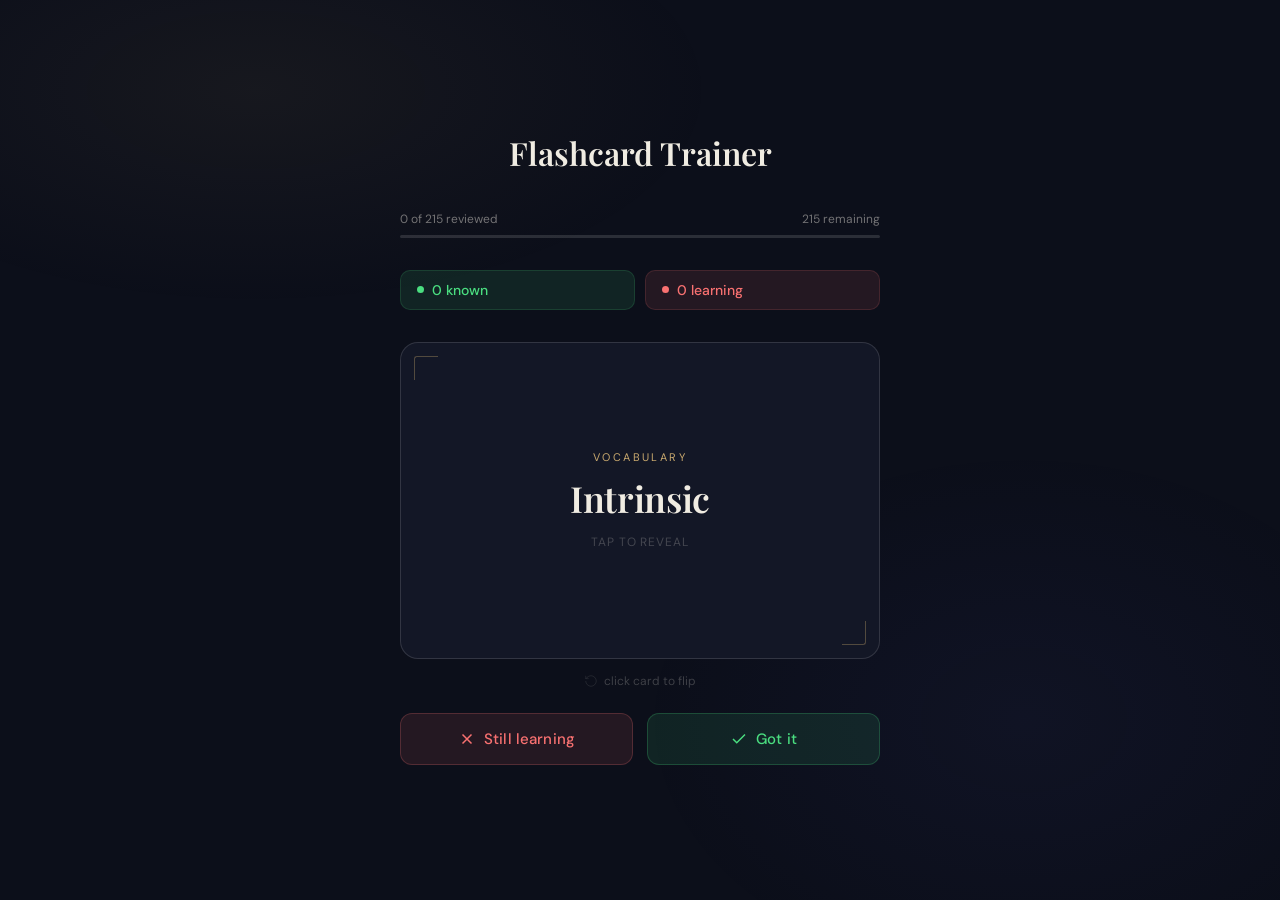
<file: flash.html>
<!DOCTYPE html>
<html lang="en">

<head>
    <meta charset="UTF-8" />
    <meta name="viewport" content="width=device-width, initial-scale=1.0" />
    <title>Flashcard Trainer</title>
    <link
        href="https://fonts.googleapis.com/css2?family=Playfair+Display:wght@400;600&family=DM+Sans:wght@300;400;500&display=swap"
        rel="stylesheet">

    <style>
        *,
        *::before,
        *::after {
            box-sizing: border-box;
            margin: 0;
            padding: 0;
        }

        :root {
            --bg: #0c0f1a;
            --surface: #131726;
            --surface2: #1a2035;
            --border: rgba(255, 255, 255, 0.07);
            --border2: rgba(255, 255, 255, 0.13);
            --text: #f0ece2;
            --muted: rgba(240, 236, 226, 0.45);
            --hint: rgba(240, 236, 226, 0.22);
            --accent: #c9a96e;
            --accent-dim: rgba(201, 169, 110, 0.12);
            --green: #4ade80;
            --green-dim: rgba(74, 222, 128, 0.1);
            --red: #f87171;
            --red-dim: rgba(248, 113, 113, 0.1);
        }

        body {
            font-family: 'DM Sans', sans-serif;
            background: var(--bg);
            color: var(--text);
            min-height: 100vh;
            display: flex;
            flex-direction: column;
            align-items: center;
            justify-content: center;
            padding: 40px 20px;
            overflow-x: hidden;
        }

        body::before {
            content: '';
            position: fixed;
            inset: 0;
            background:
                radial-gradient(ellipse 60% 40% at 20% 10%, rgba(201, 169, 110, 0.06) 0%, transparent 60%),
                radial-gradient(ellipse 50% 50% at 80% 80%, rgba(99, 102, 241, 0.05) 0%, transparent 60%);
            pointer-events: none;
            z-index: 0;
        }

        .app {
            position: relative;
            z-index: 1;
            display: flex;
            flex-direction: column;
            align-items: center;
            gap: 0;
            width: 100%;
            max-width: 480px;
        }

        .header {
            text-align: center;
            margin-bottom: 40px;
        }

        .header-label {
            font-size: 11px;
            letter-spacing: 0.22em;
            text-transform: uppercase;
            color: var(--accent);
            margin-bottom: 10px;
        }

        .header h1 {
            font-family: 'Playfair Display', serif;
            font-size: 32px;
            font-weight: 600;
            line-height: 1.1;
            color: var(--text);
        }

        .progress-wrap {
            width: 100%;
            margin-bottom: 32px;
        }

        .progress-meta {
            display: flex;
            justify-content: space-between;
            font-size: 12px;
            color: var(--muted);
            margin-bottom: 8px;
        }

        .progress-bar {
            width: 100%;
            height: 3px;
            background: var(--border2);
            border-radius: 99px;
            overflow: hidden;
        }

        .progress-fill {
            height: 100%;
            background: var(--accent);
            border-radius: 99px;
            transition: width 0.5s cubic-bezier(0.4, 0, 0.2, 1);
        }

        .score-row {
            display: flex;
            gap: 10px;
            margin-bottom: 32px;
            width: 100%;
        }

        .score-pill {
            flex: 1;
            display: flex;
            align-items: center;
            gap: 8px;
            padding: 10px 16px;
            border-radius: 10px;
            font-size: 14px;
            font-weight: 500;
        }

        .score-pill.green {
            background: var(--green-dim);
            border: 1px solid rgba(74, 222, 128, 0.15);
            color: var(--green);
        }

        .score-pill.red {
            background: var(--red-dim);
            border: 1px solid rgba(248, 113, 113, 0.15);
            color: var(--red);
        }

        .score-dot {
            width: 7px;
            height: 7px;
            border-radius: 50%;
            background: currentColor;
            flex-shrink: 0;
        }

        /* Card: no fixed height — let content dictate */
        .card-stage {
            width: 100%;
            perspective: 1200px;
            cursor: pointer;
            margin-bottom: 10px;
            position: relative;
            animation: cardIn 0.4s cubic-bezier(0.34, 1.2, 0.64, 1) both;
        }

        .card-stage:focus {
            outline: none;
        }

        /* Inner wrapper matches whichever face is taller */
        .card-inner {
            width: 100%;
            transform-style: preserve-3d;
            transition: transform 0.55s cubic-bezier(0.4, 0, 0.2, 1);
            position: relative;
        }

        /* Give card-inner a minimum height so the front is never too short */
        .card-inner {
            min-height: 160px;
        }

        .card-stage.flipped .card-inner {
            transform: rotateY(180deg);
        }

        .card-face {
            border-radius: 18px;
            display: flex;
            flex-direction: column;
            align-items: center;
            justify-content: center;
            padding: 32px;
            backface-visibility: hidden;
            -webkit-backface-visibility: hidden;
        }

        /* Front: in normal flow, sets height */
        .card-front {
            background: var(--surface);
            border: 1px solid var(--border2);
            width: 100%;
        }

        .card-front .word {
            font-family: 'Playfair Display', serif;
            font-size: 36px;
            text-transform: capitalize;
            font-weight: 600;
            color: var(--text);
            letter-spacing: -0.01em;
            text-align: center;
        }

        .card-front .hint {
            margin-top: 12px;
            font-size: 12px;
            color: var(--hint);
            letter-spacing: 0.08em;
            text-transform: uppercase;
        }

        /* Back: absolutely positioned, same size, rotated */
        .card-back {
            position: absolute;
            inset: 0;
            background: linear-gradient(135deg, #1a2035 0%, #15192b 100%);
            border: 1px solid var(--border2);
            transform: rotateY(180deg);
            align-items: flex-start;
            justify-content: flex-start;
            gap: 6px;
            overflow: hidden;
            /* match front padding */
            padding: 28px 32px;
        }

        .card-back .label {
            font-size: 11px;
            letter-spacing: 0.15em;
            text-transform: uppercase;
            color: var(--accent);
            margin-top: 8px;
        }

        .card-back .label:first-child {
            margin-top: 0;
        }

        .card-back .body-text {
            font-size: 14px;
            font-weight: 400;
            color: var(--text);
            line-height: 1.55;
            width: 100%;
        }

        .card-front::before,
        .card-front::after {
            content: '';
            position: absolute;
            width: 24px;
            height: 24px;
            border-color: var(--accent);
            border-style: solid;
            opacity: 0.35;
        }

        .card-front::before {
            top: 14px;
            left: 14px;
            border-width: 1.5px 0 0 1.5px;
            border-radius: 3px 0 0 0;
        }

        .card-front::after {
            bottom: 14px;
            right: 14px;
            border-width: 0 1.5px 1.5px 0;
            border-radius: 0 0 3px 0;
        }

        .flip-hint {
            display: flex;
            align-items: center;
            gap: 6px;
            font-size: 12px;
            color: var(--hint);
            margin-bottom: 24px;
            margin-top: 4px;
            transition: opacity 0.3s;
            align-self: center;
        }

        .flip-hint svg {
            width: 14px;
            height: 14px;
            opacity: 0.5;
        }

        .flip-hint.hidden {
            opacity: 0;
            pointer-events: none;
        }

        .actions {
            display: flex;
            gap: 14px;
            width: 100%;
        }

        .btn {
            flex: 1;
            height: 52px;
            border: none;
            border-radius: 12px;
            font-family: 'DM Sans', sans-serif;
            font-size: 15px;
            font-weight: 500;
            cursor: pointer;
            transition: transform 0.13s ease, opacity 0.13s ease;
            display: flex;
            align-items: center;
            justify-content: center;
            gap: 8px;
            letter-spacing: 0.01em;
        }

        .btn:active {
            transform: scale(0.97);
        }

        .btn-yes {
            background: var(--green-dim);
            border: 1px solid rgba(74, 222, 128, 0.22);
            color: var(--green);
        }

        .btn-yes:hover {
            background: rgba(74, 222, 128, 0.16);
        }

        .btn-no {
            background: var(--red-dim);
            border: 1px solid rgba(248, 113, 113, 0.22);
            color: var(--red);
        }

        .btn-no:hover {
            background: rgba(248, 113, 113, 0.16);
        }

        .btn-icon {
            width: 18px;
            height: 18px;
        }

        .results {
            display: flex;
            flex-direction: column;
            align-items: center;
            gap: 0;
            width: 100%;
            animation: fadeUp 0.5s ease both;
        }

        @keyframes fadeUp {
            from {
                opacity: 0;
                transform: translateY(16px);
            }

            to {
                opacity: 1;
                transform: translateY(0);
            }
        }

        .results-title {
            font-family: 'Playfair Display', serif;
            font-size: 28px;
            font-weight: 600;
            margin-bottom: 8px;
        }

        .results-sub {
            font-size: 14px;
            color: var(--muted);
            margin-bottom: 36px;
        }

        .results-grid {
            display: grid;
            grid-template-columns: 1fr 1fr;
            gap: 14px;
            width: 100%;
            margin-bottom: 36px;
        }

        .result-card {
            border-radius: 14px;
            padding: 20px;
        }

        .result-card.known {
            background: var(--green-dim);
            border: 1px solid rgba(74, 222, 128, 0.15);
        }

        .result-card.unknown {
            background: var(--red-dim);
            border: 1px solid rgba(248, 113, 113, 0.15);
        }

        .result-card-label {
            font-size: 11px;
            letter-spacing: 0.14em;
            text-transform: uppercase;
            margin-bottom: 10px;
        }

        .result-card.known .result-card-label {
            color: var(--green);
        }

        .result-card.unknown .result-card-label {
            color: var(--red);
        }

        .result-card-count {
            font-family: 'Playfair Display', serif;
            font-size: 40px;
            font-weight: 600;
            line-height: 1;
            margin-bottom: 12px;
        }

        .result-card.known .result-card-count {
            color: var(--green);
        }

        .result-card.unknown .result-card-count {
            color: var(--red);
        }

        .result-word-list {
            list-style: none;
            display: flex;
            flex-direction: column;
            gap: 4px;
        }

        .result-word-list li {
            font-size: 13px;
            color: var(--muted);
            font-weight: 400;
        }

        .btn-restart {
            width: 100%;
            height: 52px;
            border-radius: 12px;
            border: 1px solid var(--border2);
            background: var(--surface);
            color: var(--text);
            font-family: 'DM Sans', sans-serif;
            font-size: 15px;
            font-weight: 500;
            cursor: pointer;
            transition: background 0.15s, transform 0.1s;
            letter-spacing: 0.02em;
        }

        .btn-restart:hover {
            background: var(--surface2);
        }

        .btn-restart:active {
            transform: scale(0.98);
        }

        @keyframes cardIn {
            from {
                opacity: 0;
                transform: scale(0.94) translateY(10px);
            }

            to {
                opacity: 1;
                transform: scale(1) translateY(0);
            }
        }
    </style>
</head>

<body>
    <div class="app" id="app"></div>

    <script>
        const data = [
            {
                word: "bypass",
                synonym: "avoid / circumvent / go around",
                definition: "To go around or avoid something, such as an obstacle, congested area, rule, or standard procedure, by choosing an alternative route or method instead of the direct or usual way.",
                example: "The city planners decided to bypass the congested downtown area entirely when they built the new highway, which not only reduced traffic jams but also saved commuters nearly thirty minutes each day."
            },
            {
                word: "imbibe",
                synonym: "absorb / soak up / take in",
                definition: "To absorb or take in a liquid or moisture, especially gradually; also, to drink something, particularly alcohol, in significant quantities.",
                example: "Even though the dry sponge had been left on the counter for days, it began to imbibe water the moment it touched the puddle, swelling until it could hold no more."
            },
            {
                word: "petal",
                synonym: "flower leaf / bloom part / corolla segment",
                definition: "One of the usually colorful, delicate, modified leaves that form the outer part of a flower head and often attract pollinators.",
                example: "The artist painted each petal with such precision that viewers could almost feel the soft texture, yet she used only three shades of pink to capture the rose’s natural beauty."
            },
            {
                word: "stir",
                synonym: "move / awaken / show activity",
                definition: "To begin to move, awaken, or show signs of life or activity after being still, quiet, or inactive.",
                example: "After remaining motionless for what seemed like hours, the injured bird began to stir in its nest, which gave the wildlife rescuers hope that it might recover fully."
            },
            {
                word: "assume",
                synonym: "take on / acquire / adopt",
                definition: "To take on or begin to have a particular quality, shape, appearance, or role, often gradually or as a result of a process.",
                example: "As the fog lifted from the valley, the mountain peaks began to assume their sharp outlines once again, revealing details that hikers had missed during the earlier misty morning."
            },
            {
                word: "tinge",
                synonym: "hint of color / shade / tint",
                definition: "A slight trace, shade, or hint of a particular color that lightly affects or colors something without dominating it.",
                example: "Although the sky was mostly clear, a faint tinge of pink on the horizon suggested that sunrise would arrive within minutes, prompting the photographers to set up their equipment quickly."
            },
            {
                word: "slumber",
                synonym: "sleep / doze / rest",
                definition: "A state of deep, peaceful sleep or rest, often used to describe prolonged or unconscious inactivity.",
                example: "The old castle remained in deep slumber for centuries until the new owners arrived and began restoring its ancient halls, which finally awakened the historic site to modern visitors."
            },
            {
                word: "baying",
                synonym: "howling / barking / yelping",
                definition: "The loud, prolonged, deep howling or barking sound made especially by dogs, hounds, or wolves when pursuing prey or expressing excitement.",
                example: "The pack of hounds kept up their baying throughout the night, which echoed across the hills and made it impossible for the campers to fall asleep despite their exhaustion."
            },
            {
                word: "dreadfully",
                synonym: "terribly / extremely / awfully",
                definition: "In an extremely bad, unpleasant, or intense way; used to emphasize the severity of a feeling or situation.",
                example: "She felt dreadfully tired after working three consecutive night shifts, yet she still managed to prepare breakfast for her children before collapsing onto the sofa."
            },
            {
                word: "in the least",
                synonym: "at all / in any way / even slightly",
                definition: "To any degree or extent whatsoever; often used in negative constructions to mean \"not at all\" or \"in no way.\"",
                example: "The manager was not in the least surprised when the new employee solved the complex problem in minutes, because she had already noticed the young intern’s exceptional talent during the interview."
            },
            {
                word: "toll",
                synonym: "fee / charge / payment",
                definition: "A fee or charge that must be paid to use a particular road, bridge, tunnel, or similar facility or service.",
                example: "Drivers who refuse to pay the toll will have to take the longer scenic route, which adds nearly forty minutes to their commute but allows them to enjoy the countryside views."
            },
            {
                word: "segment",
                synonym: "part / portion / section",
                definition: "A distinct part, portion, or section of something larger that can be separated or considered individually, such as a group of people or a piece of a whole.",
                example: "The marketing team decided to focus their campaign on the younger segment of the population first, which helped them understand preferences before expanding to older customers."
            },
            {
                word: "receptive",
                synonym: "open / willing / responsive",
                definition: "Willing to consider, accept, or be influenced by new ideas, suggestions, proposals, or information in an open and positive way.",
                example: "Because the committee members were highly receptive to innovative ideas, the young architect’s bold design for the community center was approved within a single meeting."
            },
            {
                word: "apprise",
                synonym: "inform / notify / advise",
                definition: "To inform, notify, or advise someone officially or formally about a particular situation, fact, or development.",
                example: "The supervisor promised to apprise the entire staff of the new safety regulations before the factory reopened, which ensured that every worker understood the updated procedures."
            },
            {
                word: "incense",
                synonym: "anger / enrage / infuriate",
                definition: "To make someone extremely angry or furious, often as a result of unfair treatment or an offensive action.",
                example: "The unfair decision by the referee continued to incense the home team’s fans long after the match ended, leading to several heated discussions outside the stadium."
            },
            {
                word: "easygoing",
                synonym: "relaxed / casual / laid-back",
                definition: "Relaxed, tolerant, and not easily upset or worried; having a calm and undemanding attitude toward life or rules.",
                example: "Although the boss had a reputation for being strict with deadlines, she was surprisingly easygoing about flexible work hours, which helped her team maintain high productivity."
            },
            {
                word: "debut",
                synonym: "first showing / premiere / launch",
                definition: "The first public appearance, performance, or presentation of a person, product, work of art, or event.",
                example: "The young singer’s debut at the music festival impressed the critics so much that she received invitations to perform in three different countries within the same month."
            },
            {
                word: "adopt",
                synonym: "take up / embrace / accept",
                definition: "To take up, accept, or begin to use a new method, idea, approach, or practice as one’s own.",
                example: "Many schools decided to adopt the new teaching method after seeing the impressive results from the pilot program, which dramatically improved student engagement."
            },
            {
                word: "scroll",
                synonym: "rolled silk / manuscript / painted roll",
                definition: "A long roll of paper, parchment, silk, or similar material, usually containing writing, painting, or records, that is unrolled for reading or viewing.",
                example: "The ancient scholar carefully unrolled the fragile scroll in the library, revealing calligraphy so intricate that it had remained unread for nearly five hundred years."
            },
            {
                word: "settle",
                synonym: "fix / resolve / stabilize",
                definition: "To become fixed, stable, or calm in a particular position, condition, or place after a period of movement, uncertainty, or disturbance.",
                example: "After weeks of uncertainty, the dust finally began to settle around the construction site, allowing the engineers to inspect the foundation without any further delays."
            },
            {
                word: "distinct",
                synonym: "clear / noticeable / separate",
                definition: "Clearly different, noticeable, well-defined, or separate from others; easily recognized or distinguished.",
                example: "Each of the four paintings displayed a distinct style that reflected the artist’s different moods during the year she created them."
            },
            {
                word: "grace",
                synonym: "elegance / beauty / charm",
                definition: "Elegance, beauty, or charm of movement, form, manner, or expression that appears effortless and pleasing.",
                example: "The dancer moved with such natural grace that the audience remained completely silent until the final note of the music faded away."
            },
            {
                word: "viburnum",
                synonym: "shrub / plant species / viburnum bush",
                definition: "A genus of flowering shrubs or small trees with attractive leaves, clusters of white or pink flowers, and often colorful berries, commonly grown in gardens.",
                example: "The landscaper recommended planting viburnum along the fence because its dense foliage would provide privacy while also attracting birds to the garden each autumn."
            },
            {
                word: "felty",
                synonym: "fuzzy / woolly / felt-like",
                definition: "Having a soft, dense, fuzzy texture resembling felt cloth, often describing plant surfaces or growths.",
                example: "The leaves of the damaged plant developed a felty coating that made them feel rough to the touch, which alerted the gardener to a possible insect infestation."
            },
            {
                word: "uniformly",
                synonym: "evenly / consistently / all the same",
                definition: "In a way that is even, consistent, or the same throughout an entire area or surface without variation.",
                example: "The paint was applied uniformly across the entire wall so that no streaks or variations in color would be visible once the project was completed."
            },
            {
                word: "blade",
                synonym: "leaf / lamina / plant leaf",
                definition: "The flat, broad, usually green part of a leaf or similar plant structure that is attached to a stem and performs photosynthesis.",
                example: "Each blade of the grass shimmered with morning dew, creating a sparkling carpet that stretched across the entire lawn before the sun rose higher."
            },
            {
                word: "bear on",
                synonym: "relate to / affect / have relevance to",
                definition: "To have relevance to, connection with, or influence upon something; to be pertinent or applicable to a situation or matter.",
                example: "The new evidence did not bear on the original theory at all, which forced the scientists to reconsider their entire research approach from the beginning."
            },
            {
                word: "indistinct",
                synonym: "unclear / vague / not distinct",
                definition: "Not clear, vague, blurred, or difficult to see, hear, or distinguish clearly from something else.",
                example: "The photograph was so indistinct that the detective could not identify whether the figure in the background was a person or merely a shadow cast by the streetlight."
            },
            {
                word: "indisputable",
                synonym: "unquestionable / undeniable / certain",
                definition: "Impossible to dispute, question, or argue against; clearly true or evident beyond any doubt.",
                example: "The scientist presented data that made her conclusion indisputable, leaving even her strongest critics with no choice but to accept the results."
            },
            {
                word: "implicit",
                synonym: "implied / unspoken / suggested",
                definition: "Suggested, understood, or implied without being directly stated or expressed in words.",
                example: "Although the teacher never said it aloud, her implicit warning about cheating was clear enough that every student in the classroom understood the consequences."
            },
            {
                word: "forefront",
                synonym: "front position / leading place / main focus",
                definition: "The most important, prominent, or leading position or place, especially in terms of attention, importance, or development.",
                example: "Climate change remained at the forefront of the politician’s campaign promises, which convinced many voters that she would prioritize environmental issues if elected."
            },
            {
                word: "obliterate",
                synonym: "erase / destroy / wipe out",
                definition: "To completely destroy, erase, or remove all traces of something so that nothing remains visible or recognizable.",
                example: "The powerful storm threatened to obliterate the small coastal village, yet the residents worked together for days to reinforce their homes before the winds arrived."
            },
            {
                word: "elude",
                synonym: "escape / avoid / evade",
                definition: "To escape or avoid something, especially in a skillful, clever, or mysterious way, so that it remains unattained or unexplained.",
                example: "The solution to the complex math problem continued to elude the students until their teacher provided a simple analogy that made the concept suddenly clear."
            },
            {
                word: "send off",
                synonym: "mail / dispatch / submit",
                definition: "To mail, dispatch, or officially submit something such as a letter, package, application, or document to its destination.",
                example: "She planned to send off the completed application before the deadline so that the university would receive it in time to consider her for the scholarship program."
            },
            {
                word: "rupture",
                synonym: "burst / break / tear",
                definition: "A sudden breaking, tearing apart, or bursting of something, often due to internal pressure or external force.",
                example: "The balloon experienced a sudden rupture when the pressure inside became too great, scattering colorful pieces across the party floor."
            },
            {
                word: "molar",
                synonym: "tooth / grinder / back tooth",
                definition: "A large, flat tooth located at the back of the jaw, used primarily for grinding and crushing food; in humans and many mammals, molars are the rearmost teeth with multiple roots and broad chewing surfaces.",
                example: "The paleontologist carefully examined the fossilized molar under powerful lights because its size and wear patterns could reveal exactly what kind of diet the ancient creature had followed for decades before it died."
            },
            {
                word: "archaic",
                synonym: "ancient / outdated / primitive",
                definition: "Belonging to or characteristic of a very early or ancient period; extremely old-fashioned, no longer in common use, or from a distant past era.",
                example: "Although the language in the ancient manuscript sounded archaic to modern readers, scholars spent years translating it because its descriptions of daily life provided rare insights into a long-forgotten civilization."
            },
            {
                word: "cast",
                synonym: "group of actors / ensemble / performers",
                definition: "All the actors or performers in a play, film, or production considered as a group; also, the complete list of characters and the people who play them.",
                example: "The director assembled an exceptionally talented cast for the new historical drama, which included both veteran stage actors and promising young performers who brought fresh energy to the complex roles."
            },
            {
                word: "wandering",
                synonym: "meandering / roaming / aimless",
                definition: "Moving about without a fixed course, purpose, or destination; also describing a plot or narrative that shifts unpredictably from one idea or location to another.",
                example: "The novelist created a wandering plot that shifted between continents and centuries, which kept readers guessing until the final chapter finally revealed how every seemingly unrelated thread connected."
            },
            {
                word: "restraint",
                synonym: "self-control / moderation / limitation",
                definition: "The quality of exercising self-control, moderation, or restriction; also, a limitation or rule that prevents something from becoming excessive.",
                example: "The author praised the book’s remarkable restraint because the writer avoided dramatic flourishes and instead used quiet, precise language to convey deep emotions that resonated more powerfully than any exaggeration could."
            },
            {
                word: "restive",
                synonym: "restless / uneasy / impatient",
                definition: "Unable to remain still or quiet; feeling impatient, fidgety, or dissatisfied and wanting to move or act.",
                example: "The restive audience began shifting in their seats and whispering during the long intermission, which made the theater manager worry that the second act might not hold their attention."
            },
            {
                word: "thrill",
                synonym: "excitement / rush / shiver",
                definition: "A sudden strong feeling of excitement, pleasure, or fear that runs through the body; also, the cause of such a sensation.",
                example: "A sharp thrill of pleasure ran through her when she first saw the city lights sparkling at night, which reminded her why she had moved to the bustling metropolis despite all its challenges."
            },
            {
                word: "seductive",
                synonym: "alluring / tempting / enticing",
                definition: "Attracting or tempting someone in a charming, often subtly sexual or irresistible way; powerfully appealing to the senses or desires.",
                example: "The seductive aroma of fresh bread and spices drifted from the bakery window, which convinced even the strict dieter to abandon his plans and step inside for just one warm pastry."
            },
            {
                word: "beckoning",
                synonym: "inviting / calling / luring",
                definition: "Making a gesture or appearing attractive in a way that invites or summons someone to come closer or follow.",
                example: "The warm golden light from the old library windows seemed beckoning on that cold evening, which drew the tired student inside where he spent hours lost among the silent shelves."
            },
            {
                word: "mold-made",
                synonym: "cast / molded / mass-produced",
                definition: "Produced or shaped by pouring material into a mold or form rather than being individually handcrafted, resulting in uniform copies.",
                example: "The museum curator explained that although the ancient vessels looked identical, they were actually mold-made, which allowed artisans to create hundreds of nearly perfect copies in a short time."
            },
            {
                word: "afflict",
                synonym: "torment / trouble / plague",
                definition: "To cause persistent pain, suffering, or distress to someone or something, often over a long period.",
                example: "The rare skin condition continued to afflict the villagers for generations until scientists finally identified the environmental factor responsible and developed an effective treatment."
            },
            {
                word: "hyper-realistic",
                synonym: "photorealistic / ultra-detailed / lifelike",
                definition: "Extremely realistic in style or appearance, often so precise and detailed that it resembles a photograph more than traditional art.",
                example: "The hyper-realistic portrait captured every pore, wrinkle, and stray hair so perfectly that viewers had to look twice to confirm it was a painting rather than an actual person standing in the gallery."
            },
            {
                word: "inadvertently",
                synonym: "accidentally / unintentionally / by mistake",
                definition: "Without intending to; by accident or oversight, often while focusing on something else.",
                example: "The researcher inadvertently deleted the only backup file while trying to organize the massive dataset, which forced the entire team to reconstruct months of careful work from scattered notes."
            },
            {
                word: "easel",
                synonym: "painting stand / artist frame / support",
                definition: "A wooden or metal frame designed to hold a canvas or board upright while an artist paints or draws on it.",
                example: "The famous painter positioned her canvas on a sturdy easel near the window so that natural light would fall across the surface exactly as she needed while she worked on the final details."
            },
            {
                word: "charter",
                synonym: "found / establish / authorize",
                definition: "To formally establish or set up an organization, bank, or company by granting official legal rights or permission.",
                example: "Maggie Lena Walker decided to charter the St. Luke Penny Savings Bank so that Black families in Richmond would finally have access to fair loans and savings accounts during an era of widespread discrimination."
            },
            {
                word: "waive",
                synonym: "give up / relinquish / forgo",
                definition: "To voluntarily give up or refrain from claiming a right, privilege, or requirement.",
                example: "The university agreed to waive the application fee for low-income students, which allowed hundreds of talented young people from rural areas to apply who otherwise could not have afforded the process."
            },
            {
                word: "concede",
                synonym: "admit / acknowledge / yield",
                definition: "To admit or agree that something is true or correct, often reluctantly; also, to give up or yield a point in an argument.",
                example: "After reviewing the new archaeological evidence, the professor had to concede that women may have held leadership roles in Bronze Age societies, which completely changed the way historians had interpreted the ancient burial sites."
            },
            {
                word: "control group",
                synonym: "comparison group / baseline group / reference group",
                definition: "In a scientific experiment, the group of participants who do not receive the treatment or variable being tested and are used for comparison to measure the effect on the experimental group.",
                example: "The psychologist ensured that the control group spent their break drinking tea and chatting casually while the experimental group wrote personal values, which allowed a clear measurement of how the writing exercise affected discussion civility."
            },
            {
                word: "civil",
                synonym: "polite / courteous / respectful",
                definition: "Polite, courteous, and considerate in behavior, especially during disagreements or discussions; avoiding rudeness.",
                example: "Participants in the experimental group remained remarkably civil throughout the heated debate because they had first written about their personal values, which reduced defensiveness and encouraged genuine listening."
            },
            {
                word: "integral",
                synonym: "essential / necessary / fundamental",
                definition: "Necessary and important as a part of a whole; forming an essential component without which something would be incomplete.",
                example: "The improvisational element became integral to Alvin Ailey’s choreography because it allowed dancers to contribute their own skills and experiences, which made each performance feel uniquely alive and personal."
            },
            {
                word: "diaspora",
                synonym: "dispersion / migration / scattered community",
                definition: "The movement or scattering of a people from their original homeland to other regions, often forming communities that maintain cultural ties; also, the community itself.",
                example: "The Great Migration created a vast African American diaspora across northern cities, which transformed American culture by bringing rich musical traditions, literature, and artistic expressions to new urban environments."
            },
            {
                word: "trace the step",
                synonym: "follow the sequence / reconstruct the process / outline the stages",
                definition: "To carefully follow, reconstruct, or map out each successive stage or action in a process, development, or historical sequence.",
                example: "Historians had to trace the step of how the Bayeux Tapestry was created panel by panel because its embroidered scenes provided one of the most detailed visual records of the Norman Conquest ever preserved."
            },
            {
                word: "deviation",
                synonym: "departure / variation / difference",
                definition: "A noticeable difference or departure from what is usual, expected, standard, or normal.",
                example: "The scientist immediately noticed the deviation in the data because the final measurement was far outside the expected range, which suggested either an experimental error or a completely new discovery."
            },
            {
                word: "embroider",
                synonym: "stitch / decorate / embellish",
                definition: "To decorate fabric by sewing patterns or designs with needle and thread; also, to add imaginative or exaggerated details to a story.",
                example: "Artisans used golden thread to embroider intricate scenes across the massive tapestry, which required years of patient work and resulted in one of the most famous historical artworks of the medieval period."
            },
            {
                word: "panel",
                synonym: "section / compartment / scene",
                definition: "A distinct section or compartment within a larger surface, especially in art or architecture; also, a rectangular division of a larger work such as a tapestry or comic strip.",
                example: "Each embroidered panel on the ancient tapestry told a separate part of the story, which allowed viewers to follow the entire historical narrative by walking slowly along its impressive length."
            },
            {
                word: "plausible",
                synonym: "believable / credible / reasonable",
                definition: "Seeming reasonable, probable, or believable based on the available evidence or circumstances.",
                example: "The detective’s explanation sounded entirely plausible until new evidence emerged that completely contradicted the timeline he had so carefully constructed during the investigation."
            },
            {
                word: "workshop",
                synonym: "studio / atelier / workroom",
                definition: "A room or place where manual work or crafts are done, especially by artists or artisans; also, a place where skilled workers produce items.",
                example: "The master painter trained apprentices in his crowded workshop where they learned to mix pigments, prepare canvases, and master techniques that would later define an entire artistic movement."
            },
            {
                word: "legitimate",
                synonym: "valid / genuine / authentic",
                definition: "Conforming to the law, rules, or established standards; genuine and rightful rather than false or counterfeit.",
                example: "The scholar proved that the ancient document was legitimate by comparing its handwriting, paper quality, and language patterns with other verified artifacts from the same historical period."
            },
            {
                word: "impenetrable",
                synonym: "impossible to enter / dense / incomprehensible",
                definition: "Impossible to pass through, understand, or penetrate; extremely dense, thick, or difficult to comprehend.",
                example: "The dense jungle appeared almost impenetrable until the experienced guide discovered a narrow animal trail that wound through the thick undergrowth and led directly to the hidden ruins."
            },
            {
                word: "indecipherable",
                synonym: "unreadable / illegible / incomprehensible",
                definition: "Impossible or extremely difficult to read, understand, or interpret because of poor writing, damage, or complexity.",
                example: "The faded inscription on the stone tablet remained indecipherable for centuries until a linguist recognized a single repeated symbol that finally unlocked the meaning of the entire ancient text."
            },
            {
                word: "decisive",
                synonym: "conclusive / determined / crucial",
                definition: "Settling an issue or showing a clear result; also, showing firm determination and quick decision-making.",
                example: "The final experiment produced decisive evidence that ended the long scientific debate because the results were so clear and consistent that no reasonable person could disagree."
            },
            {
                word: "devour",
                synonym: "consume / eat greedily / absorb",
                definition: "To eat something quickly and hungrily; also, to read, absorb, or take in something with great eagerness or intensity.",
                example: "The young reader would devour entire novels in a single afternoon, which amazed her teachers because she could remember every character and plot twist with perfect clarity."
            },
            {
                word: "competent",
                synonym: "capable / skilled / proficient",
                definition: "Having the necessary ability, knowledge, or skill to do something successfully and efficiently.",
                example: "The new intern proved remarkably competent by solving the complex technical problem within minutes, which earned her an immediate invitation to join the senior engineering team on the flagship project."
            },
            {
                word: "distorted",
                synonym: "twisted / warped / misrepresented",
                definition: "Pulled or twisted out of its normal shape; also, presented in a way that gives a false or inaccurate impression.",
                example: "The reflection in the old carnival mirror appeared strangely distorted, which made even familiar faces look elongated and unrecognizable in the most amusing ways."
            },
            {
                word: "textured",
                synonym: "rough / patterned / tactile",
                definition: "Having a distinct surface feel or appearance with visible or touchable variations in smoothness, roughness, or pattern.",
                example: "The artist applied thick layers of paint to create a heavily textured surface that caught the light differently from every angle and invited viewers to imagine touching the canvas."
            },
            {
                word: "brushstroke",
                synonym: "paint mark / stroke / technique",
                definition: "A single movement or mark made by a paintbrush on a surface; also, the distinctive way an artist applies paint that reveals personal style.",
                example: "Art experts could instantly recognize the painter’s unique brushstroke because each sweeping mark carried the same confident energy and precise pressure that appeared in all of her masterpieces."
            },
            {
                word: "bold",
                synonym: "daring / striking / confident",
                definition: "Showing courage, confidence, or a willingness to take risks; also, bright, vivid, or strongly marked in color or design.",
                example: "The designer chose bold colors and dramatic patterns for the new collection, which made every garment stand out dramatically on the runway and captured international attention."
            },
            {
                word: "evocative",
                synonym: "suggestive / stirring / reminiscent",
                definition: "Bringing strong images, memories, or feelings to mind; powerfully suggestive of particular emotions or experiences.",
                example: "The evocative melody from the old piano immediately transported the elderly woman back to her childhood summers, filling the room with memories she had not revisited in decades."
            },
            {
                word: "elaborate",
                synonym: "detailed / intricate / ornate",
                definition: "Containing many carefully arranged parts or details; complex and developed with great care and attention.",
                example: "The artist spent months creating an elaborate mural that covered three entire walls of the library, incorporating hundreds of tiny symbolic details that told the complete history of the town."
            },
            {
                word: "clover",
                synonym: "trefoil / shamrock / meadow plant",
                definition: "A small flowering plant with three (or sometimes four) leaves, often found in lawns and meadows and traditionally considered lucky when four-leaved.",
                example: "The children spent the entire afternoon searching through the field for a four-leaf clover because their grandmother had promised that finding one would bring them extraordinary good luck throughout the summer."
            },
            {
                word: "Astronomy",
                synonym: "astrophysics / stargazing science / celestial study",
                definition: "the scientific study of celestial bodies such as stars, planets, and galaxies, including their properties, movements, and interactions",
                example: "Although astronomy initially relied on simple observations, it has evolved into a complex science that integrates physics and mathematics to explain the structure of the universe."
            },
            {
                word: "Botany",
                synonym: "plant science / phytology / vegetation study",
                definition: "the branch of biology that focuses on the study of plants, including their structure, growth, reproduction, and classification",
                example: "While botany may seem limited to studying leaves and flowers, it actually encompasses genetic research and ecological interactions that influence entire ecosystems."
            },
            {
                word: "Cognitive Science",
                synonym: "mind science / brain study / mental processes study",
                definition: "the interdisciplinary study of the mind and its processes, including perception, thinking, learning, and memory",
                example: "Because cognitive science combines psychology, neuroscience, and computer modeling, it can explain both human thought patterns and artificial intelligence behavior."
            },
            {
                word: "Neuroscience",
                synonym: "neurobiology / brain science / neural study",
                definition: "the scientific study of the nervous system, particularly the brain, its structure, function, and disorders",
                example: "Neuroscience research not only maps brain activity but also informs treatments for cognitive disorders, demonstrating the field's practical impact."
            },
            {
                word: "Ecology",
                synonym: "environmental science / ecosystem study / biological interaction study",
                definition: "the study of how organisms interact with each other and with their physical environment",
                example: "Because ecology examines the delicate balance between species and their surroundings, even minor environmental disruptions can lead to significant ecological consequences."
            },
            {
                word: "Entomology",
                synonym: "insect study / insect science / arthropod research",
                definition: "the scientific study of insects, including their classification, behavior, and ecological role",
                example: "Although entomology often focuses on pest control, it also helps scientists understand pollination and ecosystem health."
            },
            {
                word: "Genetics",
                synonym: "heredity science / gene study / molecular inheritance",
                definition: "the scientific study of genes, heredity, and variation in living organisms",
                example: "Although genetics has enabled scientists to understand inherited diseases, it has also raised ethical concerns regarding genetic modification and cloning."
            },
            {
                word: "Geology",
                synonym: "earth science / rock study / geoscience",
                definition: "the study of the Earth's physical structure, materials, and the processes that shape it over time",
                example: "Geology not only explains how mountains and valleys are formed, but it also helps predict natural disasters such as earthquakes and volcanic eruptions."
            },
            {
                word: "Ornithology",
                synonym: "bird study / avian science / feathered species research",
                definition: "the scientific study of birds, including their behavior, physiology, and ecology",
                example: "Ornithology helps explain migratory patterns, yet the impact of climate change requires constant adaptation of traditional theories."
            },
            {
                word: "Paleontology",
                synonym: "fossil study / prehistoric life research / ancient biology",
                definition: "the study of ancient life through fossils and other preserved remains of organisms",
                example: "Although paleontology relies heavily on fossils, interpreting their ecological context requires interdisciplinary knowledge of geology and biology."
            },
            {
                word: "Zoology",
                synonym: "animal science / fauna study / animal biology",
                definition: "the branch of biology that focuses on the study of animals, including their behavior, physiology, and classification",
                example: "While zoology traditionally focused on classification, modern zoologists increasingly analyze animal behavior and genetic evolution."
            },
            {
                word: "Anthropology",
                synonym: "human science / cultural study / human behavior study",
                definition: "the study of human societies, cultures, and their development over time",
                example: "Anthropology integrates multiple disciplines, so researchers can analyze both biological evolution and cultural practices within the same framework."
            },
            {
                word: "Archaeology",
                synonym: "excavation study / ancient culture study / artifact analysis",
                definition: "the study of past human life through the recovery and analysis of physical remains",
                example: "Although archaeology relies heavily on excavation, interpreting the findings requires careful reasoning to avoid misleading conclusions."
            },
            {
                word: "Economics",
                synonym: "financial science / resource allocation study / economic theory",
                definition: "the study of how individuals and societies allocate resources, produce goods, and distribute wealth",
                example: "Because economics involves both mathematical models and human behavior, its predictions are often debated and revised."
            },
            {
                word: "Ethnography",
                synonym: "cultural observation / society study / community research",
                definition: "the systematic study and detailed description of individual cultures, typically through immersive observation",
                example: "Ethnography requires researchers to live within the culture they study, enabling insights that surveys or interviews alone cannot provide."
            },
            {
                word: "Folklore",
                synonym: "traditional stories / myths / cultural legends",
                definition: "the study of traditional beliefs, stories, and practices of a community or culture",
                example: "Although folklore preserves myths and legends, it also reveals underlying social values and historical context of the culture."
            },
            {
                word: "Sociology",
                synonym: "social science / societal study / human interaction study",
                definition: "the study of everyday human social behaviors and interactions at a specific time",
                example: "Sociology attempts to explain patterns in human behavior, yet it must constantly adapt as societies evolve over time."
            },
            {
                word: "Advantageous",
                synonym: "beneficial / favorable / profitable",
                definition: "providing a benefit or giving an advantage in a situation",
                example: "Although remote work can be advantageous for productivity, it may also create challenges in team collaboration."
            },
            {
                word: "Charge",
                synonym: "electricity / electrical potential / polarity",
                definition: "a physical property of matter that causes it to experience a force in an electric field; can be positive or negative",
                example: "While electrons carry a negative charge, protons possess a positive charge, creating fundamental electrical interactions in matter."
            },
            {
                word: "Control group",
                synonym: "baseline group / comparison group / reference group",
                definition: "in an experiment, the group in which the variable being tested is not changed, used as a standard for comparison",
                example: "Researchers compared the results of the experimental group with the control group to determine the effect of the new medication."
            },
            {
                word: "Empirical",
                synonym: "evidence-based / observational / data-driven",
                definition: "based on observation, experimentation, and measurable evidence rather than theory alone",
                example: "Although the hypothesis seemed convincing, it lacked empirical support, so the researchers conducted additional experiments."
            },
            {
                word: "Hierarchy",
                synonym: "ranking system / chain of command / stratification",
                definition: "a system in which elements are ranked according to levels of importance or authority",
                example: "In many organizations, hierarchy determines decision-making power, but it can also limit innovation if lower levels are ignored."
            },
            {
                word: "Isotope",
                synonym: "atomic variant / nuclear form / element variation",
                definition: "a form of an element that has the same number of protons but a different number of neutrons",
                example: "Although isotopes share chemical properties, their differing masses can significantly affect their stability and applications."
            },
            {
                word: "Indigenous",
                synonym: "native / aboriginal / original",
                definition: "originating or occurring naturally in a particular place",
                example: "Indigenous plants often thrive in local soils where introduced species struggle to survive."
            },
            {
                word: "Inhibit",
                synonym: "restrain / hinder / impede",
                definition: "to prevent or slow down a process or action",
                example: "While certain chemicals can stimulate growth, others inhibit cellular activity, which may be useful in medical treatments."
            },
            {
                word: "Innovative",
                synonym: "groundbreaking / original / inventive",
                definition: "introducing new ideas, methods, or products that significantly improve existing systems",
                example: "The company developed an innovative solution that not only reduced costs but also increased efficiency across multiple departments."
            },
            {
                word: "Metabolism",
                synonym: "energy conversion / biochemical process / cellular activity",
                definition: "the set of life-sustaining chemical reactions that convert food into energy within organisms",
                example: "Because metabolism varies among individuals, two people consuming the same diet may experience completely different energy levels."
            },
            {
                word: "Microbial",
                synonym: "microorganism-related / microscopic organism / bacteria-related",
                definition: "relating to microscopic organisms such as bacteria, viruses, and fungi",
                example: "Microbial activity in soil plays a crucial role in nutrient cycling and plant growth."
            },
            {
                word: "Pigment",
                synonym: "colorant / dye / chromophore",
                definition: "a substance that imparts color to other materials or tissues",
                example: "Although pigments give flowers their vibrant colors, they also help attract pollinators necessary for reproduction."
            },
            {
                word: "Predisposed",
                synonym: "inclined / susceptible / prone",
                definition: "having a tendency or susceptibility toward a particular condition or behavior",
                example: "Some individuals are genetically predisposed to certain diseases, which requires careful preventive measures."
            },
            {
                word: "Regenerate",
                synonym: "regrow / renew / restore",
                definition: "to grow again or restore lost or damaged tissue or parts",
                example: "Certain lizards can regenerate their tails if they are lost, showcasing an extraordinary biological adaptation."
            },
            {
                word: "Replicate",
                synonym: "duplicate / reproduce / repeat",
                definition: "to repeat an experiment or process and obtain the same results",
                example: "Scientists must replicate studies multiple times to confirm the validity of their findings."
            },
            {
                word: "Saturate",
                synonym: "soak / permeate / drench",
                definition: "to become completely soaked or filled with a substance",
                example: "Heavy rainfall can saturate the soil, increasing the risk of landslides in hilly regions."
            },
            {
                word: "Stimulus",
                synonym: "trigger / signal / inducement",
                definition: "something that provokes a specific response in an organism or system",
                example: "When exposed to a sudden stimulus, the nervous system reacts quickly, ensuring the organism can respond to potential threats."
            },
            {
                word: "Symbiosis",
                synonym: "mutual relationship / biological partnership / coexistence",
                definition: "a close interaction between two different organisms that live together, often benefiting both",
                example: "Although symbiosis is typically beneficial, some relationships may favor one organism more than the other."
            },
            {
                word: "Taxonomy",
                synonym: "classification system / categorization / biological grouping",
                definition: "the science of classifying organisms into structured categories based on shared characteristics",
                example: "Taxonomy provides a systematic way to organize species, yet classifications are frequently revised as new genetic data emerges."
            },
            {
                word: "Trait",
                synonym: "characteristic / feature / attribute",
                definition: "a distinguishing quality or characteristic of an organism or object",
                example: "Although eye color is a visible trait, genetic studies reveal that complex traits often involve multiple genes."
            },
            {
                word: "Velocity",
                synonym: "speed / rate of motion / rapidity",
                definition: "the speed of an object in a particular direction",
                example: "While speed measures how fast something moves, velocity also considers direction, which makes it more precise in physics."
            },
            {
                word: "Make a Claim",
                synonym: "Advance / Posit / Proffer / Speculate / Hypothesize",
                definition: "to state or propose an idea, argument, or explanation, often as a starting point for discussion or investigation",
                example: "When researchers make a claim, they must provide supporting evidence, because unsubstantiated statements can be easily challenged."
            },
            {
                word: "Support a Claim",
                synonym: "Bolster / Buttress / Substantiate",
                definition: "to provide evidence or reasoning that strengthens or confirms an argument or assertion",
                example: "To support their claim, the scientists presented detailed data from multiple experiments, ensuring their argument was credible."
            },
            {
                word: "Question a Claim",
                synonym: "Ambivalence / Skepticism / Rebut / Refute",
                definition: "to critically examine or challenge an argument or assertion, often to test its validity or reliability",
                example: "The panel questioned the claim by highlighting inconsistencies in the data, which forced the authors to revise their conclusions."
            },
            {
                word: "Think About",
                synonym: "Grapple with / Mull over / Ruminate about",
                definition: "to consider carefully or reflect deeply on a problem, idea, or decision",
                example: "Students must think about complex questions, grappling with multiple perspectives before reaching a reasoned judgment."
            },
            {
                word: "Coming Together",
                synonym: "Converge / Integrate / Intersect",
                definition: "to join or combine in a way that forms a unified whole or interaction",
                example: "Various disciplines converge in cognitive science, integrating insights from psychology, neuroscience, and computer modeling."
            },
            {
                word: "Moving Apart",
                synonym: "Diverge",
                definition: "to separate or develop in different directions, often in terms of opinions, paths, or trends",
                example: "While political ideologies diverge over time, dialogue can help identify common ground despite fundamental differences."
            },
            {
                word: "Draw a Conclusion",
                synonym: "Infer / Surmise",
                definition: "to form an opinion or judgment based on evidence or reasoning",
                example: "After analyzing the data, the researchers drew the conclusion that early intervention improves learning outcomes significantly."
            },
            {
                word: "Provide Sources",
                synonym: "Attribute / Cite",
                definition: "to acknowledge or reference the origin of information or ideas used in writing or discussion",
                example: "To maintain credibility, students must provide sources for all claims, citing relevant studies and historical records."
            },
            {
                word: "Large Amount",
                synonym: "Multitude / Plethora / Profusion",
                definition: "a great quantity or number of things, often more than expected",
                example: "The library houses a plethora of books on ancient history, providing scholars with abundant resources for research."
            },
            {
                word: "Small Amount",
                synonym: "Dearth / Paucity",
                definition: "a limited or insufficient quantity of something",
                example: "There is a dearth of evidence supporting that hypothesis, making it difficult for scientists to reach a firm conclusion."
            },
            {
                word: "Different, Diverse",
                synonym: "Disparate / Heterogeneous / Eclectic",
                definition: "consisting of distinct or varied elements; showing variety",
                example: "The conference featured an eclectic mix of speakers, whose disparate backgrounds enriched the discussions."
            },
            {
                word: "Noticeable, Striking",
                synonym: "Conspicuous / Distinctive / Salient",
                definition: "easily seen, clearly distinguishable, or significant in effect",
                example: "The building's distinctive architecture made it a salient landmark, immediately catching the attention of passersby."
            },
            {
                word: "Harmless",
                synonym: "Benign / Innocuous",
                definition: "not causing harm, danger, or negative effects",
                example: "The experiment involved a harmless chemical, ensuring that neither the participants nor the environment were at risk."
            },
            {
                word: "Inborn",
                synonym: "Inherent / Innate / Intrinsic",
                definition: "existing naturally from birth; a fundamental or essential quality",
                example: "Musical talent is often considered an innate ability, though practice and training are also essential for mastery."
            },
            {
                word: "Adept",
                synonym: "skilled / proficient / expert",
                definition: "highly skilled or capable in a particular task or field",
                example: "She became adept at coding after years of practice, which allowed her to develop complex web applications efficiently."
            },
            {
                word: "Adversary",
                synonym: "opponent / rival / foe",
                definition: "a person, group, or entity that opposes or competes with another",
                example: "During the debate, each candidate carefully addressed the points raised by their adversary to strengthen their own argument."
            },
            {
                word: "Align (oneself with)",
                synonym: "support / adopt / side with",
                definition: "to adopt a position or approach that is consistent with a particular person, group, or idea",
                example: "The politician chose to align herself with environmental activists, supporting policies that promoted sustainable energy."
            },
            {
                word: "Authentic",
                synonym: "genuine / real / bona fide",
                definition: "being true to its nature or origin; not fake or copied",
                example: "The museum verified that the painting was authentic, confirming it was an original work by the renowned artist."
            },
            {
                word: "Centrality",
                synonym: "importance / prominence / significance",
                definition: "the state of being central, essential, or highly important in a system or context",
                example: "Centrality of communication in modern business ensures that information flows efficiently across all departments."
            },
            {
                word: "Complement",
                synonym: "complete / enhance / supplement",
                definition: "to add to something in a way that improves or completes it",
                example: "The bright cushions complemented the neutral sofa perfectly, giving the living room a more vibrant and cohesive appearance."
            },
            {
                word: "Comprehensive",
                synonym: "thorough / complete / exhaustive",
                definition: "including all or nearly all elements; thorough and detailed",
                example: "The professor provided a comprehensive overview of modern physics, covering both classical and quantum theories."
            },
            {
                word: "Contingent",
                synonym: "dependent / conditional / subject to",
                definition: "dependent on certain conditions or circumstances",
                example: "The success of the project was contingent on receiving adequate funding, which delayed some initial plans."
            },
            {
                word: "Confer",
                synonym: "grant / give / bestow",
                definition: "to formally give or grant something, such as a title, degree, or right",
                example: "The university conferred an honorary degree on the scientist for her groundbreaking research in genetics."
            },
            {
                word: "Corollary",
                synonym: "consequence / result / outcome",
                definition: "a proposition or condition that logically follows from an already proven statement or principle",
                example: "A corollary of Newton's laws is that objects in motion remain in motion unless acted upon by an external force."
            },
            {
                word: "Contemporary",
                synonym: "current / modern / present-day",
                definition: "belonging to the same time period; modern or up-to-date",
                example: "Contemporary art often challenges traditional conventions, reflecting current social and political issues."
            },
            {
                word: "Cultivate",
                synonym: "grow / nurture / develop",
                definition: "to prepare and use land for crops or to foster growth or development of something",
                example: "Farmers cultivate wheat during the spring, while teachers cultivate critical thinking skills in students throughout the year."
            },
            {
                word: "Displace",
                synonym: "remove / relocate / force out",
                definition: "to force someone or something from its usual place or position",
                example: "Natural disasters can displace entire communities, requiring urgent humanitarian assistance and relocation efforts."
            },
            {
                word: "Disposition",
                synonym: "personality / temperament / character",
                definition: "a person’s usual mood, temperament, or tendency to act in a particular way",
                example: "Her cheerful disposition made her popular among colleagues, even during stressful project deadlines."
            },
            {
                word: "Ideology",
                synonym: "belief system / doctrine / philosophy",
                definition: "a set of ideas or beliefs that forms the basis of a social, political, or economic system",
                example: "The politician’s ideology focused on environmental sustainability, influencing both policy decisions and campaign strategies."
            },
            {
                word: "Impede",
                synonym: "hinder / obstruct / inhibit",
                definition: "to slow down or prevent progress or movement",
                example: "Heavy traffic can impede emergency response times, highlighting the need for efficient city planning."
            },
            {
                word: "Indigenous",
                synonym: "native / aboriginal / original",
                definition: "originating naturally in a particular region or country",
                example: "Indigenous communities often possess traditional knowledge about local ecosystems that can guide sustainable practices."
            },
            {
                word: "Inherent",
                synonym: "innate / intrinsic / inborn",
                definition: "existing as a natural or essential part of something",
                example: "Risk is inherent in any investment, which is why careful planning and research are crucial."
            },
            {
                word: "Judicial",
                synonym: "legal / court-related / lawful",
                definition: "related to courts, the law, or the administration of justice",
                example: "The judicial system ensures that all individuals receive fair treatment under the law."
            },
            {
                word: "Marginal",
                synonym: "insignificant / minor / peripheral",
                definition: "of little importance, relevance, or impact",
                example: "The report suggested that the change would have only a marginal effect on overall productivity."
            },
            {
                word: "Mitigate",
                synonym: "alleviate / reduce / lessen",
                definition: "to make something less severe, harmful, or painful",
                example: "Planting trees can mitigate the effects of urban heat islands and improve air quality."
            },
            {
                word: "Preliminary",
                synonym: "initial / preparatory / introductory",
                definition: "occurring before the main event or action; introductory",
                example: "The preliminary findings indicated a potential trend, which warranted further investigation in the full study."
            },
            {
                word: "Prevail",
                synonym: "win / triumph / dominate",
                definition: "to prove more powerful or superior; to succeed or be widespread",
                example: "Despite initial skepticism, the innovative approach eventually prevailed and became the standard method in the field."
            },
            {
                word: "Reciprocate",
                synonym: "return / respond / repay",
                definition: "to respond to an action, gesture, or behavior with a corresponding action",
                example: "When colleagues helped her with a project, she reciprocated by offering assistance on their assignments."
            },
            {
                word: "Rudimentary",
                synonym: "basic / elementary / fundamental",
                definition: "involving or limited to basic principles; simple or undeveloped",
                example: "The course provided rudimentary coding skills, which students could later expand into advanced programming techniques."
            },
            {
                word: "Successor",
                synonym: "heir / inheritor / replacement",
                definition: "a person who takes over a position, role, or office after someone else",
                example: "The CEO announced his successor, who would assume leadership following a comprehensive transition period."
            },
            {
                word: "Afford",
                synonym: "grant / provide / give",
                definition: "to make possible or to allow someone to have an opportunity, resource, or benefit",
                example: "The scholarship afforded her the chance to study abroad, which greatly enhanced her academic experience."
            },
            {
                word: "Appreciate",
                synonym: "recognize / value / acknowledge",
                definition: "to recognize the worth, significance, or value of something; also to increase in value",
                example: "Investors must appreciate the long-term potential of a project before committing substantial resources."
            },
            {
                word: "Arrest",
                synonym: "stop / halt / impede",
                definition: "to bring to a halt or stop movement, action, or progress",
                example: "The new regulations arrested the spread of misinformation, ensuring more reliable news reached the public."
            },
            {
                word: "Assume",
                synonym: "take on / undertake / acquire",
                definition: "to take responsibility for, accept, or adopt a role, position, or duty",
                example: "He assumed leadership of the team after the previous manager resigned unexpectedly."
            },
            {
                word: "Austerity",
                synonym: "frugality / thrift / economy",
                definition: "a policy of reducing spending, especially on non-essential or luxury items",
                example: "During the recession, the government implemented austerity measures to reduce the national deficit."
            },
            {
                word: "Badger",
                synonym: "pester / harass / nag",
                definition: "to repeatedly annoy or urge someone to do something",
                example: "Reporters badgered the politician with questions after the scandal, seeking immediate clarification."
            },
            {
                word: "Bent",
                synonym: "penchant / predilection / inclination",
                definition: "a natural talent, tendency, or liking for something",
                example: "He has a bent for mathematics, which made him excel in engineering competitions."
            },
            {
                word: "Capacity",
                synonym: "ability / capability / competence",
                definition: "the ability or power to perform, contain, or produce something",
                example: "The stadium has a capacity of 50,000 spectators, making it suitable for international events."
            },
            {
                word: "Chance",
                synonym: "attempt / endeavor / risk",
                definition: "to attempt or take a risk in doing something",
                example: "She took a chance on a new investment strategy, which ultimately yielded significant profits."
            },
            {
                word: "Channel",
                synonym: "direct / guide / funnel",
                definition: "to direct or focus energy, resources, or efforts toward a specific purpose",
                example: "He channeled his creativity into designing a unique app that revolutionized online learning."
            },
            {
                word: "Check",
                synonym: "restrain / control / curb",
                definition: "to limit, control, or reduce the effect of something",
                example: "Vaccinations helped check the spread of the disease throughout the community."
            },
            {
                word: "Coin",
                synonym: "invent / create / formulate",
                definition: "to invent or create a new term, phrase, or idea",
                example: "Shakespeare coined many words and phrases that are still in common use today."
            },
            {
                word: "Compromise",
                synonym: "jeopardize / endanger / weaken",
                definition: "to put something at risk or make it vulnerable",
                example: "Sharing confidential information could compromise national security, so strict protocols are enforced."
            },
            {
                word: "Constitution",
                synonym: "build / physique / structure",
                definition: "the physical or mental makeup of a person or object; also the fundamental structure",
                example: "The athlete's solid constitution allowed him to withstand rigorous training and competition."
            },
            {
                word: "Conviction",
                synonym: "certainty / determination / belief",
                definition: "a firmly held belief or strong sense of certainty",
                example: "Her conviction in the importance of environmental protection inspired her to start a nonprofit organization."
            },
            {
                word: "Couch",
                synonym: "hide / conceal / frame",
                definition: "to express, phrase, or hide something in a particular way",
                example: "The proposal was couched in diplomatic language to avoid offending any stakeholders."
            },
            {
                word: "Discriminating",
                synonym: "selective / discerning / perceptive",
                definition: "able to make fine distinctions; showing good judgment",
                example: "A discriminating reader can distinguish between well-written arguments and flawed reasoning."
            },
            {
                word: "Doctor",
                synonym: "tamper / alter / manipulate",
                definition: "to manipulate, alter, or falsify something, often deceitfully",
                example: "The journalist discovered that someone had doctored the images before they were published."
            },
            {
                word: "Economy",
                synonym: "thrift / frugality / efficiency",
                definition: "the careful use of resources; also, a system of production and consumption",
                example: "Her economical style of writing conveyed complex ideas in few words without losing clarity."
            },
            {
                word: "Embroider",
                synonym: "falsify / embellish / fabricate",
                definition: "to add details, often false or exaggerated, to a story or account",
                example: "He embroidered his achievements to impress the interview panel, which ultimately backfired."
            },
            {
                word: "Execute",
                synonym: "carry out / implement / perform",
                definition: "to perform, carry out, or put into effect a plan or action",
                example: "The team executed the new software deployment flawlessly, minimizing downtime for users."
            },
            {
                word: "Exploit",
                synonym: "utilize / leverage / use",
                definition: "to make effective use of something for a purpose",
                example: "The company exploited its technological advantages to gain a competitive edge in the market."
            },
            {
                word: "Facility",
                synonym: "ability / skill / aptitude",
                definition: "a natural aptitude or skill for doing something",
                example: "She has a facility for languages, easily learning new dialects within weeks."
            },
            {
                word: "Foil",
                synonym: "thwart / prevent / stop",
                definition: "to prevent someone from succeeding in an action or plan",
                example: "The security measures foiled the attempted robbery before any harm occurred."
            },
            {
                word: "Grave",
                synonym: "serious / solemn / weighty",
                definition: "extremely serious or important",
                example: "The situation was grave, requiring immediate intervention by both authorities and aid organizations."
            },
            {
                word: "Grill",
                synonym: "question / interrogate / probe",
                definition: "to question intensely and repeatedly",
                example: "The suspect was grilled for hours until the police obtained a full account of the events."
            },
            {
                word: "Hamper",
                synonym: "hinder / obstruct / impede",
                definition: "to prevent or restrict the progress of something",
                example: "Heavy regulations can hamper innovation by creating unnecessary obstacles for startups."
            },
            {
                word: "Harbor",
                synonym: "possess / hold / maintain",
                definition: "to keep or hold onto something, such as a belief, feeling, or idea",
                example: "He harbored doubts about the proposal, but chose to support it publicly for diplomatic reasons."
            },
            {
                word: "Hobble",
                synonym: "impede / restrict / hinder",
                definition: "to prevent progress or limit movement",
                example: "Bureaucratic red tape can hobble important social initiatives, delaying their implementation."
            },
            {
                word: "Plastic",
                synonym: "malleable / adaptable / flexible",
                definition: "capable of being shaped or changed; adaptable",
                example: "Brain plasticity allows individuals to learn new skills even later in life."
            },
            {
                word: "Provoke",
                synonym: "elicit / stimulate / incite",
                definition: "to cause a reaction or response, often intentionally",
                example: "The speech provoked a strong debate among the audience about policy reforms."
            },
            {
                word: "Realize",
                synonym: "achieve / accomplish / attain",
                definition: "to bring into effect or achieve a goal",
                example: "She realized her dream of becoming a published author after years of dedicated writing."
            },
            {
                word: "Reconcile",
                synonym: "harmonize / unite / resolve",
                definition: "to bring together opposing ideas or parties into agreement or harmony",
                example: "It took months to reconcile the conflicting reports before the final study was published."
            },
            {
                word: "Relay",
                synonym: "pass on / transmit / communicate",
                definition: "to pass information or messages from one person to another",
                example: "The manager relayed the project updates to the team to ensure everyone was aligned."
            },
            {
                word: "Relate",
                synonym: "tell / recount / narrate",
                definition: "to give an account of an event or experience",
                example: "He related the details of his expedition so vividly that the audience felt like they were there."
            },
            {
                word: "Reservations",
                synonym: "misgivings / doubts / concerns",
                definition: "feelings of doubt or hesitation about something",
                example: "Despite her enthusiasm, she had reservations about the proposed changes, worrying they might backfire."
            },
            {
                word: "Reserve",
                synonym: "hold back / postpone / retain",
                definition: "to delay, hold off, or keep something for future use or judgment",
                example: "The judge reserved final judgment until all evidence had been thoroughly examined."
            },
            {
                word: "Ruffled",
                synonym: "flustered / disconcerted / unsettled",
                definition: "disturbed, agitated, or thrown off balance",
                example: "He was ruffled by the unexpected questions during the interview, though he regained composure quickly."
            },
            {
                word: "Sap",
                synonym: "drain / weaken / deplete",
                definition: "to gradually weaken or diminish strength or energy",
                example: "Constant stress sapped her energy, leaving her exhausted by the end of the week."
            },
            {
                word: "Scrap",
                synonym: "eliminate / discard / remove",
                definition: "to discard, remove, or do away with something",
                example: "The company decided to scrap the outdated policy and implement a more modern approach."
            },
            {
                word: "Shelve",
                synonym: "postpone / discard / reject",
                definition: "to set aside or abandon a plan, proposal, or idea",
                example: "The committee shelved the proposal until further research could support its feasibility."
            },
            {
                word: "Solvent",
                synonym: "financially stable / capable / viable",
                definition: "able to meet financial obligations or pay all debts",
                example: "Despite economic turbulence, the company remained solvent, maintaining trust with investors."
            },
            {
                word: "Sound",
                synonym: "stable / reliable / valid",
                definition: "firm, dependable, or logically valid",
                example: "The argument was sound, supported by clear evidence and logical reasoning."
            },
            {
                word: "Spare",
                synonym: "plain / unadorned / simple",
                definition: "minimal, plain, or lacking unnecessary embellishment",
                example: "The room was spare in decoration, yet its simplicity created a calm and focused atmosphere."
            },
            {
                word: "Static",
                synonym: "unchanging / fixed / stable",
                definition: "unchanging over time; not moving or progressing",
                example: "The population remained static for years, despite efforts to encourage growth."
            },
            {
                word: "Sustain",
                synonym: "withstand / endure / maintain",
                definition: "to support, endure, or maintain over time",
                example: "The bridge was designed to sustain heavy traffic while remaining structurally safe."
            },
            {
                word: "Uniform",
                synonym: "consistent / unvarying / constant",
                definition: "remaining the same in all cases; consistent",
                example: "The procedures were applied uniformly across all departments to ensure fairness."
            },
            {
                word: "Unqualified",
                synonym: "absolute / complete / total",
                definition: "without restriction or limitation; complete",
                example: "The decision received unqualified support from the board, leaving no room for objections."
            },
            {
                word: "Upset",
                synonym: "interfere / disrupt / overturn",
                definition: "to disturb or prevent an expected outcome",
                example: "Unexpected rain upset the tournament schedule, forcing organizers to reschedule several matches."
            },
            {
                word: "Critic / Criticism",
                synonym: "reviewer / evaluator / commentator",
                definition: "a person who evaluates or analyzes a subject, often giving positive or negative feedback",
                example: "The art critic praised the painter's technique while offering constructive criticism on the composition."
            },
            {
                word: "Discern / Discerning",
                synonym: "perceive / distinguish / detect",
                definition: "to recognize, identify, or distinguish something accurately",
                example: "A discerning reader can easily distinguish between high-quality and poorly researched articles."
            },
            {
                word: "Ineffable",
                synonym: "indescribable / sublime / beyond words",
                definition: "too great, beautiful, or extreme to be expressed in words",
                example: "The beauty of the sunset was ineffable, leaving the viewers speechless and awe-struck."
            },
            {
                word: "Infallible",
                synonym: "unerring / flawless / perfect",
                definition: "incapable of making mistakes or being wrong",
                example: "Even the most experienced experts are not infallible, as errors can occur under unusual conditions."
            },
            {
                word: "Ingenious",
                synonym: "clever / brilliant / inventive",
                definition: "showing exceptional creativity, skill, or cleverness",
                example: "The engineer devised an ingenious solution to a complex problem that had baffled the team for weeks."
            },
            {
                word: "Ingenuous",
                synonym: "naïve / innocent / sincere",
                definition: "showing innocence, honesty, or simplicity; not deceitful",
                example: "Her ingenuous remarks revealed her genuine curiosity and lack of guile."
            },
            {
                word: "Inimitable",
                synonym: "unique / unparalleled / one-of-a-kind",
                definition: "so exceptional that it cannot be imitated",
                example: "The musician's inimitable style made her performances instantly recognizable and unforgettable."
            },
            {
                word: "Innate",
                synonym: "inborn / natural / intrinsic",
                definition: "existing from birth; a natural characteristic",
                example: "Artistic talent can be innate, though it often requires cultivation to reach its full potential."
            },
            {
                word: "Innocuous",
                synonym: "harmless / safe / benign",
                definition: "not harmful, offensive, or dangerous",
                example: "The experiment used innocuous chemicals, ensuring the safety of all participants."
            },
            {
                word: "Intrinsic",
                synonym: "inherent / innate / essential",
                definition: "a natural, essential, or fundamental part of something",
                example: "Curiosity is intrinsic to human nature, driving exploration and discovery."
            },
            {
                word: "Invaluable",
                synonym: "priceless / irreplaceable / extremely valuable",
                definition: "extremely useful or valuable; beyond estimation",
                example: "Her mentorship was invaluable, providing guidance that shaped the careers of countless students."
            },
            {
                word: "Unassuming",
                synonym: "modest / humble / simple",
                definition: "not drawing attention to oneself; modest in behavior or appearance",
                example: "Despite his achievements, he remained unassuming and preferred to let his work speak for itself."
            },
            {
                word: "Unqualified",
                synonym: "absolute / complete / total",
                definition: "without restriction or limitation; complete and total in scope or degree",
                example: "The recommendation received unqualified support from all board members, leaving no room for doubt or debate."
            }
        ]

        function shuffle(arr) {
            const a = [...arr];
            for (let i = a.length - 1; i > 0; i--) {
                const j = Math.floor(Math.random() * (i + 1));
                [a[i], a[j]] = [a[j], a[i]];
            }
            return a;
        }

        let cards = shuffle(data);
        let index = 0;
        let found = [];
        let notFound = [];
        let flipped = false;

        const app = document.getElementById('app');

        // Measure the tallest back face across ALL cards once, so every card uses the same height
        let globalCardHeight = 160;
        (function measureAllCards() {
            const probe = document.createElement('div');
            probe.style.cssText = 'position:fixed;visibility:hidden;pointer-events:none;top:-9999px;left:0;width:480px;';
            document.body.appendChild(probe);
            data.forEach(item => {
                probe.innerHTML = `
                    <div style="display:flex;flex-direction:column;gap:6px;padding:28px 32px;font-family:DM Sans,sans-serif;">
                        <span style="font-size:11px;">Synonym</span>
                        <span style="font-size:14px;line-height:1.55;">${item.synonym}</span>
                        <span style="font-size:11px;">Definition</span>
                        <span style="font-size:14px;line-height:1.55;">${item.definition}</span>
                        <span style="font-size:11px;">Example</span>
                        <span style="font-size:14px;line-height:1.55;">${item.example}</span>
                    </div>
                `;
                globalCardHeight = Math.max(globalCardHeight, probe.firstElementChild.scrollHeight);
            });
            document.body.removeChild(probe);
        })();

        function renderQuiz() {
            const item = cards[index];
            const total = cards.length;
            const done = index;
            const pct = (done / total) * 100;

            app.innerHTML = `
                <div class="header">
                    <h1>Flashcard Trainer</h1>
                </div>

                <div class="progress-wrap">
                    <div class="progress-meta">
                        <span>${done} of ${total} reviewed</span>
                        <span>${total - done} remaining</span>
                    </div>
                    <div class="progress-bar">
                        <div class="progress-fill" style="width: ${pct}%"></div>
                    </div>
                </div>

                <div class="score-row">
                    <div class="score-pill green">
                        <span class="score-dot"></span>
                        <span>${found.length} known</span>
                    </div>
                    <div class="score-pill red">
                        <span class="score-dot"></span>
                        <span>${notFound.length} learning</span>
                    </div>
                </div>

                <div class="card-stage" id="card" tabindex="0" role="button" aria-label="Tap to reveal synonym">
                    <div class="card-inner" id="card-inner">
                        <div class="card-face card-front">
                            <div class="header-label">Vocabulary</div>
                            <div class="word">${item.word}</div>
                            <div class="hint">tap to reveal</div>
                        </div>
                        <div class="card-face card-back">
                            <div class="label">Synonym</div>
                            <div class="body-text">${item.synonym}</div>
                            <div class="label">Definition</div>
                            <div class="body-text">${item.definition}</div>
                            <div class="label">Example</div>
                            <div class="body-text">${item.example}</div>
                        </div>
                    </div>
                </div>

                <div class="flip-hint" id="flip-hint">
                    <svg viewBox="0 0 24 24" fill="none" stroke="currentColor" stroke-width="1.5">
                        <path d="M3 12a9 9 0 1 0 9-9 9.75 9.75 0 0 0-6.74 2.74L3 8" />
                        <path d="M3 3v5h5" />
                    </svg>
                    click card to flip
                </div>

                <div class="actions">
                    <button class="btn btn-no" onclick="mark(false)">
                        <svg class="btn-icon" viewBox="0 0 24 24" fill="none" stroke="currentColor" stroke-width="2">
                            <path d="M18 6 6 18M6 6l12 12" />
                        </svg>
                        Still learning
                    </button>
                    <button class="btn btn-yes" onclick="mark(true)">
                        <svg class="btn-icon" viewBox="0 0 24 24" fill="none" stroke="currentColor" stroke-width="2">
                            <path d="M20 6 9 17l-5-5" />
                        </svg>
                        Got it
                    </button>
                </div>
            `;

            const card = document.getElementById('card');
            const hint = document.getElementById('flip-hint');
            const inner = document.getElementById('card-inner');
            flipped = false;

            // Apply the globally computed height to both faces and the wrapper
            const front = card.querySelector('.card-front');
            const back = card.querySelector('.card-back');
            front.style.height = globalCardHeight + 'px';
            back.style.height = globalCardHeight + 'px';
            inner.style.height = globalCardHeight + 'px';

            card.onclick = () => {
                flipped = !flipped;
                card.classList.toggle('flipped', flipped);
                hint.classList.toggle('hidden', flipped);
            };

            card.onkeydown = (e) => {
                if (e.key === ' ' || e.key === 'Enter') { e.preventDefault(); card.click(); }
                if (e.key === 'ArrowRight') mark(true);
                if (e.key === 'ArrowLeft') mark(false);
            };
        }

        function mark(known) {
            const current = cards[index];
            if (known) found.push(current);
            else notFound.push(current);
            index++;
            if (index >= cards.length) renderResults();
            else renderQuiz();
        }

        function renderResults() {
            const total = cards.length;
            const score = Math.round((found.length / total) * 100);

            app.innerHTML = `
                <div class="results">
                    <div class="results-title">Session complete</div>
                    <div class="results-sub">You scored ${score}% — ${found.length} of ${total} words known</div>

                    <div class="results-grid">
                        <div class="result-card known">
                            <div class="result-card-label">Known</div>
                            <div class="result-card-count">${found.length}</div>
                            <ul class="result-word-list">
                                ${found.map(w => `<li>${w.word}</li>`).join('')}
                            </ul>
                        </div>
                        <div class="result-card unknown">
                            <div class="result-card-label">Learning</div>
                            <div class="result-card-count">${notFound.length}</div>
                            <ul class="result-word-list">
                                ${notFound.map(w => `<li>${w.word}</li>`).join('')}
                            </ul>
                        </div>
                    </div>

                    <button class="btn-restart" onclick="restart()">← Try again</button>
                </div>
            `;
        }

        function restart() {
            cards = shuffle(data);
            index = 0;
            found = [];
            notFound = [];
            renderQuiz();
        }

        renderQuiz();
    </script>
</body>

</html>
</file>
